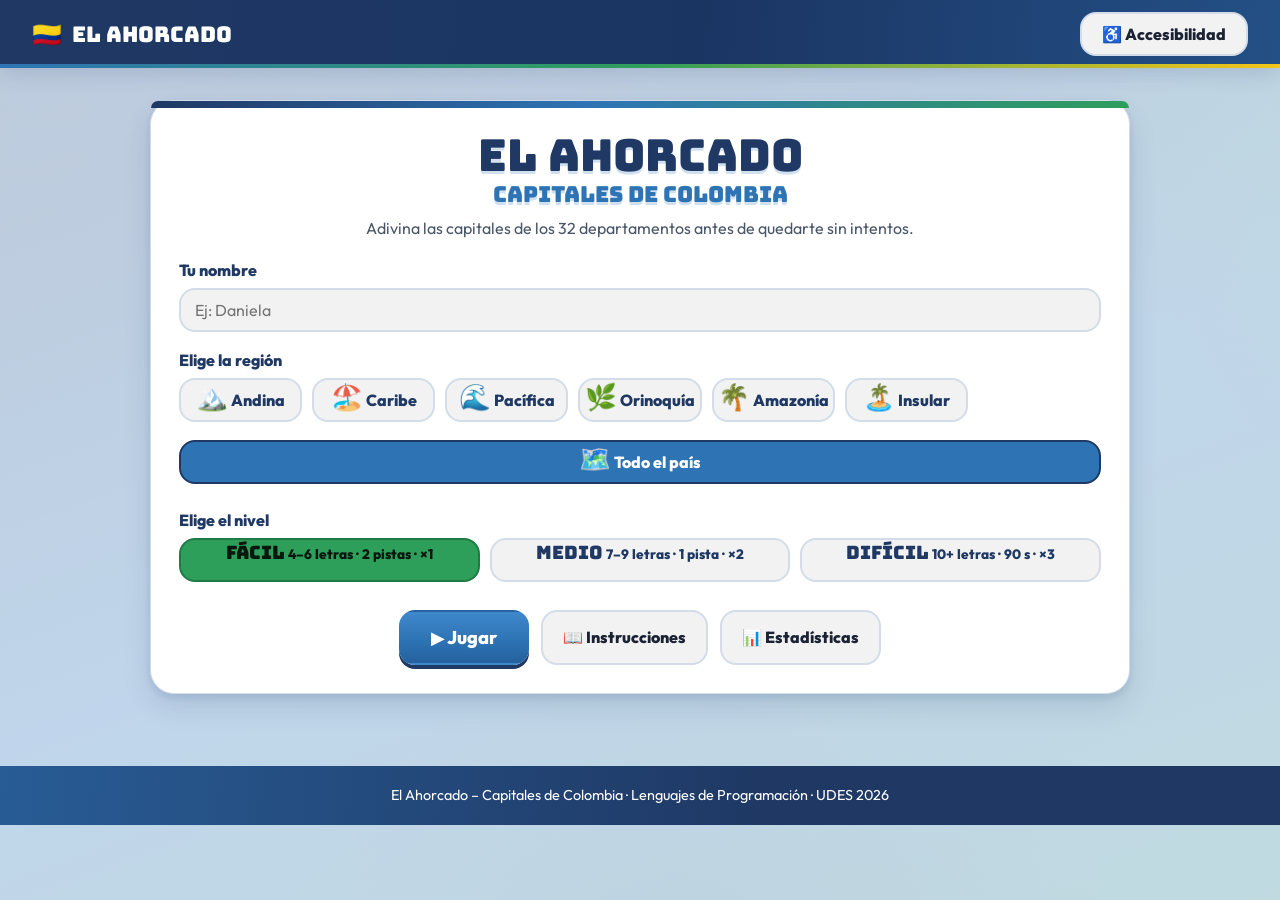
<file: index.html>
<!DOCTYPE html>
<html lang="es">
<head>
  <meta charset="UTF-8">
  <meta name="viewport" content="width=device-width, initial-scale=1.0">
  <meta name="description" content="El Ahorcado – Capitales de Colombia. Juego educativo para adivinar las capitales de los departamentos de Colombia.">
  <title>El Ahorcado – Capitales de Colombia</title>
  <!-- Tipografías: Fredoka para títulos, Nunito para el cuerpo -->
  <link rel="preconnect" href="https://fonts.googleapis.com">
  <link rel="preconnect" href="https://fonts.gstatic.com" crossorigin>
  <link href="https://fonts.googleapis.com/css2?family=Bungee&family=Outfit:wght@400;600;700;800&display=swap" rel="stylesheet">
  <link rel="stylesheet" href="css/styles.css">
  <link rel="stylesheet" href="css/responsive.css">
</head>
<body data-tema="claro">

  <!-- Enlace para saltar al contenido (accesibilidad, teclado) -->
  <a class="enlace-saltar" href="#contenido">Saltar al contenido</a>

  <!-- ===== ENCABEZADO ===== -->
  <header class="encabezado">
    <div class="encabezado__marca">
      <span class="encabezado__icono" aria-hidden="true">🇨🇴</span>
      <span class="encabezado__nombre">El Ahorcado</span>
    </div>
    <nav class="encabezado__nav" aria-label="Navegación principal">
      <button type="button" class="boton boton--suave" id="boton-accesibilidad" aria-expanded="false" aria-controls="panel-accesibilidad">
        ♿ Accesibilidad
      </button>
    </nav>
  </header>

  <!-- ===== CONTENIDO PRINCIPAL ===== -->
  <main id="contenido" tabindex="-1">

    <!-- ---------- VISTA 1: MENÚ PRINCIPAL ---------- -->
    <section class="vista vista--activa" id="vista-menu" aria-labelledby="titulo-menu">
      <div class="tarjeta tarjeta--principal">
        <h1 class="titulo-principal" id="titulo-menu">El Ahorcado <span class="titulo-principal__sub">Capitales de Colombia</span></h1>
        <p class="subtitulo">Adivina las capitales de los 32 departamentos antes de quedarte sin intentos.</p>

        <!-- Nombre del jugador (RF-01) -->
        <div class="campo">
          <label for="campo-nombre">Tu nombre</label>
          <input type="text" id="campo-nombre" maxlength="20" placeholder="Ej: Daniela" autocomplete="off">
        </div>

        <!-- Selector de región con tarjetas visuales -->
        <fieldset class="campo grupo-tarjetas" id="selector-region">
          <legend>Elige la región</legend>
          <label class="tarjeta-region">
            <input type="radio" name="region" value="andina">
            <span class="tarjeta-region__cara" aria-hidden="true">🏔️</span>
            <span class="tarjeta-region__texto">Andina</span>
          </label>
          <label class="tarjeta-region">
            <input type="radio" name="region" value="caribe">
            <span class="tarjeta-region__cara" aria-hidden="true">🏖️</span>
            <span class="tarjeta-region__texto">Caribe</span>
          </label>
          <label class="tarjeta-region">
            <input type="radio" name="region" value="pacifica">
            <span class="tarjeta-region__cara" aria-hidden="true">🌊</span>
            <span class="tarjeta-region__texto">Pacífica</span>
          </label>
          <label class="tarjeta-region">
            <input type="radio" name="region" value="orinoquia">
            <span class="tarjeta-region__cara" aria-hidden="true">🌿</span>
            <span class="tarjeta-region__texto">Orinoquía</span>
          </label>
          <label class="tarjeta-region">
            <input type="radio" name="region" value="amazonia">
            <span class="tarjeta-region__cara" aria-hidden="true">🌴</span>
            <span class="tarjeta-region__texto">Amazonía</span>
          </label>
          <label class="tarjeta-region">
            <input type="radio" name="region" value="insular">
            <span class="tarjeta-region__cara" aria-hidden="true">🏝️</span>
            <span class="tarjeta-region__texto">Insular</span>
          </label>
          <label class="tarjeta-region tarjeta-region--ancho">
            <input type="radio" name="region" value="todo" checked>
            <span class="tarjeta-region__cara" aria-hidden="true">🗺️</span>
            <span class="tarjeta-region__texto">Todo el país</span>
          </label>
        </fieldset>

        <!-- Selector de nivel -->
        <fieldset class="campo grupo-niveles" id="selector-nivel">
          <legend>Elige el nivel</legend>
          <label class="tarjeta-nivel">
            <input type="radio" name="nivel" value="facil" checked>
            <span class="tarjeta-nivel__nombre">Fácil</span>
            <span class="tarjeta-nivel__dato">4–6 letras · 2 pistas · ×1</span>
          </label>
          <label class="tarjeta-nivel">
            <input type="radio" name="nivel" value="medio">
            <span class="tarjeta-nivel__nombre">Medio</span>
            <span class="tarjeta-nivel__dato">7–9 letras · 1 pista · ×2</span>
          </label>
          <label class="tarjeta-nivel">
            <input type="radio" name="nivel" value="dificil">
            <span class="tarjeta-nivel__nombre">Difícil</span>
            <span class="tarjeta-nivel__dato">10+ letras · 90 s · ×3</span>
          </label>
        </fieldset>

        <!-- Mensaje de aviso (combinación sin capitales, etc.) -->
        <p class="mensaje mensaje--aviso" id="mensaje-menu" role="status" hidden></p>

        <!-- Acciones del menú -->
        <div class="acciones-principales">
          <button type="button" class="boton boton--grande boton--primario" id="boton-jugar">▶ Jugar</button>
          <a class="boton boton--suave" href="pages/instrucciones.html">📖 Instrucciones</a>
          <a class="boton boton--suave" href="pages/estadisticas.html">📊 Estadísticas</a>
        </div>
      </div>
    </section>

    <!-- ---------- VISTA 2: JUEGO ---------- -->
    <section class="vista" id="vista-juego" aria-labelledby="titulo-juego" hidden>
      <h1 class="visually-hidden" id="titulo-juego">Partida en curso</h1>

      <div class="tablero">

        <!-- Columna izquierda: dibujo del ahorcado -->
        <div class="tablero__dibujo tarjeta">
          <svg id="svg-ahorcado" class="ahorcado" viewBox="0 0 220 260" role="img" aria-labelledby="ahorcado-titulo ahorcado-desc">
            <title id="ahorcado-titulo">Dibujo del ahorcado</title>
            <desc id="ahorcado-desc">Ahorcado con 0 de 6 errores.</desc>
            <!-- Base y poste (siempre visibles) -->
            <g class="ahorcado__estructura" stroke="currentColor" stroke-width="4" fill="none" stroke-linecap="round">
              <line x1="20" y1="245" x2="140" y2="245"></line>
              <line x1="60" y1="245" x2="60" y2="20"></line>
              <line x1="60" y1="20" x2="160" y2="20"></line>
              <line x1="160" y1="20" x2="160" y2="50"></line>
            </g>
            <!-- Partes que se dibujan progresivamente (pathLength normaliza el trazo) -->
            <g class="ahorcado__partes" stroke="currentColor" stroke-width="4" fill="none" stroke-linecap="round">
              <circle class="ahorcado__parte" data-parte="cabeza" cx="160" cy="72" r="22" pathLength="100"></circle>
              <line class="ahorcado__parte" data-parte="cuerpo" x1="160" y1="94" x2="160" y2="155" pathLength="100"></line>
              <line class="ahorcado__parte" data-parte="brazoIzquierdo" x1="160" y1="110" x2="125" y2="140" pathLength="100"></line>
              <line class="ahorcado__parte" data-parte="brazoDerecho" x1="160" y1="110" x2="195" y2="140" pathLength="100"></line>
              <line class="ahorcado__parte" data-parte="piernaIzquierda" x1="160" y1="155" x2="132" y2="205" pathLength="100"></line>
              <line class="ahorcado__parte" data-parte="piernaDerecha" x1="160" y1="155" x2="188" y2="205" pathLength="100"></line>
            </g>
          </svg>
          <!-- Equivalente visual de los errores (no depende solo del color) -->
          <p class="intentos" id="intentos-texto" aria-hidden="true">Errores: 0/6 ✅</p>
        </div>

        <!-- Columna derecha: estado de la partida -->
        <div class="tablero__estado tarjeta">
          <div class="estado__fila">
            <div class="dato">
              <span class="dato__etiqueta">Jugador</span>
              <span class="dato__valor" id="dato-jugador">—</span>
            </div>
            <div class="dato">
              <span class="dato__etiqueta">Región</span>
              <span class="dato__valor" id="dato-region">—</span>
            </div>
            <div class="dato">
              <span class="dato__etiqueta">Nivel</span>
              <span class="dato__valor" id="dato-nivel">—</span>
            </div>
          </div>

          <div class="estado__fila">
            <div class="dato dato--vidas">
              <span class="dato__etiqueta">Vidas</span>
              <span class="dato__valor" id="dato-vidas" aria-label="6 vidas restantes">❤️❤️❤️❤️❤️❤️</span>
            </div>
            <div class="dato dato--puntaje">
              <span class="dato__etiqueta">Puntaje</span>
              <span class="dato__valor dato__valor--grande" id="dato-puntaje">0</span>
            </div>
            <div class="dato dato--tiempo">
              <span class="dato__etiqueta">Tiempo</span>
              <span class="dato__valor dato__valor--grande" id="dato-tiempo">—</span>
            </div>
          </div>

          <!-- Palabra oculta con guiones -->
          <div class="palabra" id="palabra" aria-label="Palabra oculta"></div>

          <!-- Barra de progreso (letras descubiertas) -->
          <div class="progreso" aria-hidden="true">
            <div class="progreso__barra" id="barra-progreso"></div>
          </div>

          <!-- Acciones durante la partida (RF-14) -->
          <div class="acciones-juego">
            <button type="button" class="boton boton--pista" id="boton-pista">💡 Pista <span id="pista-contador">(2)</span></button>
            <button type="button" class="boton boton--suave" id="boton-reiniciar">🔄 Reiniciar</button>
            <a class="boton boton--suave" href="index.html">🏠 Menú</a>
          </div>
        </div>
      </div>

      <!-- Teclado virtual A–Z + Ñ -->
      <div class="teclado" id="teclado" role="group" aria-label="Teclado virtual de letras"></div>

      <!-- Subtítulo de avisos sonoros y mensajes motivadores -->
      <p class="subtitulo-aviso" id="subtitulo-aviso" aria-hidden="true"></p>
    </section>
  </main>

  <!-- Región aria-live para anunciar el estado del juego -->
  <div class="visually-hidden" id="anuncios" aria-live="polite" aria-atomic="true"></div>

  <!-- ===== VENTANA MODAL DE RESULTADO ===== -->
  <div class="modal-overlay" id="modal-resultado" hidden>
    <div class="modal tarjeta" role="dialog" aria-modal="true" aria-labelledby="modal-titulo">
      <div class="modal__icono" id="modal-icono" aria-hidden="true">🎉</div>
      <h2 class="modal__titulo" id="modal-titulo">¡Ganaste!</h2>
      <p class="modal__palabra" id="modal-palabra"></p>
      <p class="modal__detalle" id="modal-detalle"></p>
      <p class="modal__puntaje">Puntaje final: <strong id="modal-puntaje">0</strong></p>
      <div class="modal__acciones">
        <button type="button" class="boton boton--primario" id="boton-jugar-denuevo">🔄 Jugar de nuevo</button>
        <a class="boton boton--suave" href="index.html">🏠 Volver al menú</a>
      </div>
    </div>
  </div>

  <!-- ===== PANEL DE ACCESIBILIDAD Y CONFIGURACIÓN ===== -->
  <aside class="panel-accesibilidad" id="panel-accesibilidad" aria-label="Panel de accesibilidad y configuración" hidden>
    <div class="panel-accesibilidad__cabecera">
      <h2 class="panel-accesibilidad__titulo">♿ Accesibilidad</h2>
      <button type="button" class="boton boton--icono" id="cerrar-accesibilidad" aria-label="Cerrar panel de accesibilidad">✕</button>
    </div>

    <div class="opcion">
      <label for="opcion-sonido">🔊 Sonido</label>
      <input type="checkbox" id="opcion-sonido" role="switch" checked>
    </div>
    <div class="opcion">
      <label for="opcion-tema">🌗 Tema oscuro</label>
      <input type="checkbox" id="opcion-tema" role="switch">
    </div>
    <div class="opcion">
      <label for="opcion-contraste">⬛ Alto contraste</label>
      <input type="checkbox" id="opcion-contraste" role="switch">
    </div>
    <div class="opcion">
      <label for="opcion-voz">🗣️ Leer estado en voz alta</label>
      <input type="checkbox" id="opcion-voz" role="switch">
    </div>

    <div class="opcion opcion--texto">
      <span id="etiqueta-tamano">🔤 Tamaño del texto</span>
      <div class="control-tamano" role="group" aria-labelledby="etiqueta-tamano">
        <button type="button" class="boton boton--icono" id="texto-menos" aria-label="Reducir el tamaño del texto">A−</button>
        <button type="button" class="boton boton--icono" id="texto-mas" aria-label="Aumentar el tamaño del texto">A+</button>
      </div>
    </div>

    <p class="panel-accesibilidad__nota">Las preferencias se guardan en este navegador.</p>
  </aside>

  <!-- Pie de página -->
  <footer class="pie">
    <p>El Ahorcado – Capitales de Colombia · Lenguajes de Programación · UDES 2026</p>
  </footer>

  <!-- Módulos JavaScript (carga en orden, sin frameworks) -->
  <script src="js/palabras.js"></script>
  <script src="js/almacenamiento.js"></script>
  <script src="js/juego.js"></script>
  <script src="js/ui.js"></script>
  <script src="js/accesibilidad.js"></script>
  <script src="js/app.js"></script>
</body>
</html>
</file>
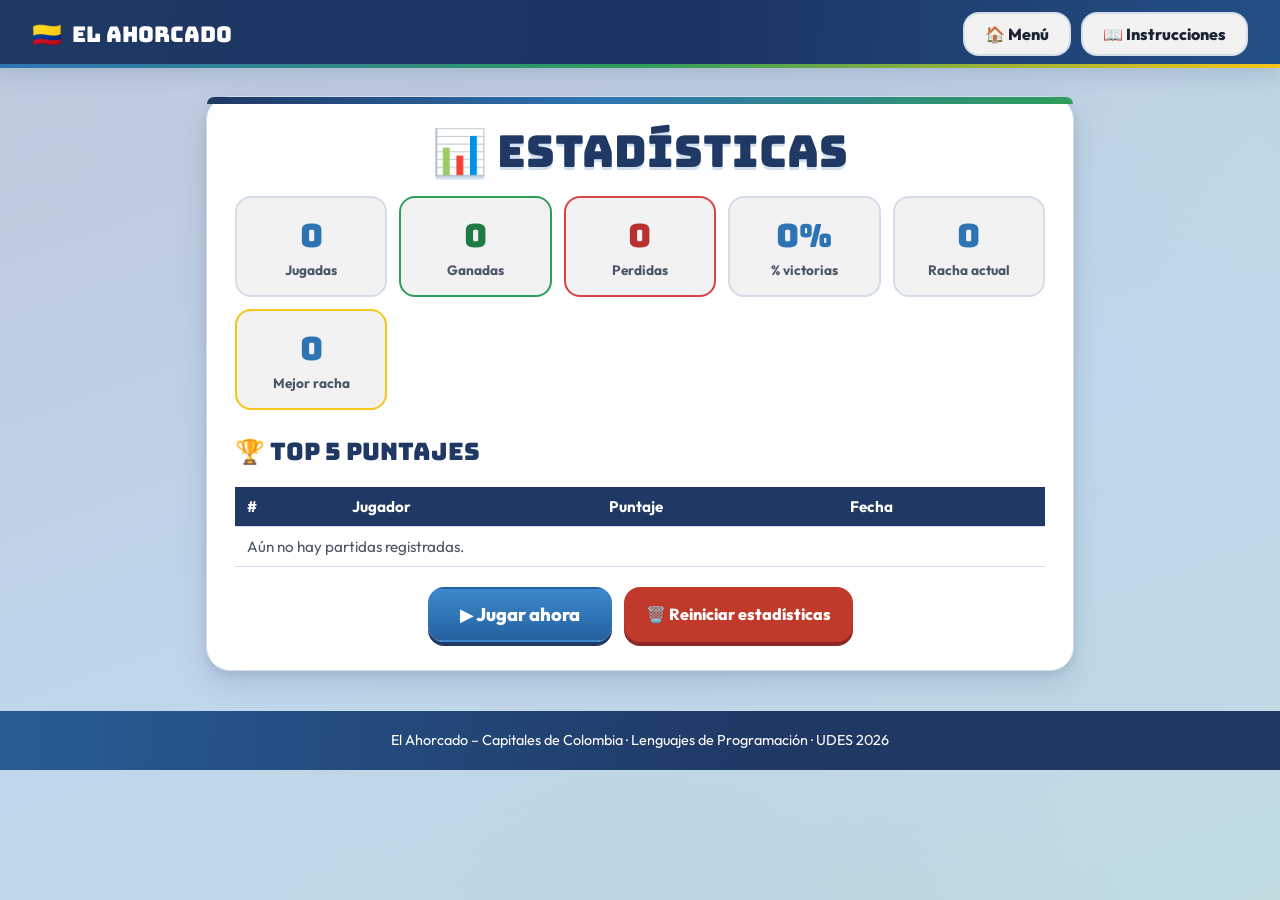
<file: pages/estadisticas.html>
<!DOCTYPE html>
<html lang="es">
<head>
  <meta charset="UTF-8">
  <meta name="viewport" content="width=device-width, initial-scale=1.0">
  <title>Estadísticas – El Ahorcado de las Capitales</title>
  <link rel="preconnect" href="https://fonts.googleapis.com">
  <link rel="preconnect" href="https://fonts.gstatic.com" crossorigin>
  <link href="https://fonts.googleapis.com/css2?family=Bungee&family=Outfit:wght@400;600;700;800&display=swap" rel="stylesheet">
  <link rel="stylesheet" href="../css/styles.css">
  <link rel="stylesheet" href="../css/responsive.css">
</head>
<body data-tema="claro">
  <script>
    // Aplica el tema/contraste/tamaño guardados en "ahorcado_config"
    try {
      var confGuardada = JSON.parse(localStorage.getItem('ahorcado_config') || '{}');
      document.body.dataset.tema = confGuardada.tema === 'oscuro' ? 'oscuro' : 'claro';
      if (confGuardada.altoContraste === true) document.body.classList.add('alto-contraste');
      if (confGuardada.factorTexto) {
        document.documentElement.style.setProperty('--factor-texto', String(confGuardada.factorTexto));
      }
    } catch (error) { /* sin preferencias: se usa el tema claro */ }
  </script>

  <a class="enlace-saltar" href="#contenido">Saltar al contenido</a>

  <header class="encabezado">
    <div class="encabezado__marca">
      <span class="encabezado__icono" aria-hidden="true">🇨🇴</span>
      <span class="encabezado__nombre">El Ahorcado</span>
    </div>
    <nav class="encabezado__nav" aria-label="Navegación principal">
      <a class="boton boton--suave" href="../index.html">🏠 Menú</a>
      <a class="boton boton--suave" href="instrucciones.html">📖 Instrucciones</a>
    </nav>
  </header>

  <main id="contenido" tabindex="-1" class="pagina-contenido">
    <section class="tarjeta tarjeta--principal" aria-labelledby="titulo-estadisticas">
      <h1 class="titulo-principal" id="titulo-estadisticas">📊 Estadísticas</h1>

      <!-- Resumen de partidas -->
      <div class="rejilla-estadisticas" id="rejilla-estadisticas">
        <div class="tarjeta-dato"><span class="tarjeta-dato__valor" id="stat-jugadas">0</span><span class="tarjeta-dato__etiqueta">Jugadas</span></div>
        <div class="tarjeta-dato tarjeta-dato--verde"><span class="tarjeta-dato__valor" id="stat-ganadas">0</span><span class="tarjeta-dato__etiqueta">Ganadas</span></div>
        <div class="tarjeta-dato tarjeta-dato--rojo"><span class="tarjeta-dato__valor" id="stat-perdidas">0</span><span class="tarjeta-dato__etiqueta">Perdidas</span></div>
        <div class="tarjeta-dato"><span class="tarjeta-dato__valor" id="stat-porcentaje">0%</span><span class="tarjeta-dato__etiqueta">% victorias</span></div>
        <div class="tarjeta-dato"><span class="tarjeta-dato__valor" id="stat-racha">0</span><span class="tarjeta-dato__etiqueta">Racha actual</span></div>
        <div class="tarjeta-dato tarjeta-dato--dorado"><span class="tarjeta-dato__valor" id="stat-mejor-racha">0</span><span class="tarjeta-dato__etiqueta">Mejor racha</span></div>
      </div>

      <!-- Ranking top 5 -->
      <h2 class="subtitulo-seccion">🏆 Top 5 puntajes</h2>
      <div class="contenedor-tabla">
        <table class="tabla" id="tabla-ranking">
          <thead>
            <tr><th>#</th><th>Jugador</th><th>Puntaje</th><th>Fecha</th></tr>
          </thead>
          <tbody id="cuerpo-ranking">
            <tr><td colspan="4" class="tabla__vacia">Aún no hay partidas registradas.</td></tr>
          </tbody>
        </table>
      </div>

      <div class="acciones-principales">
        <a class="boton boton--primario boton--grande" href="../index.html">▶ Jugar ahora</a>
        <button type="button" class="boton boton--peligro" id="boton-reiniciar-stats">🗑️ Reiniciar estadísticas</button>
      </div>
    </section>
  </main>

  <footer class="pie">
    <p>El Ahorcado – Capitales de Colombia · Lenguajes de Programación · UDES 2026</p>
  </footer>

  <script src="../js/almacenamiento.js"></script>
  <script src="estadisticas.js"></script>
</body>
</html>
</file>
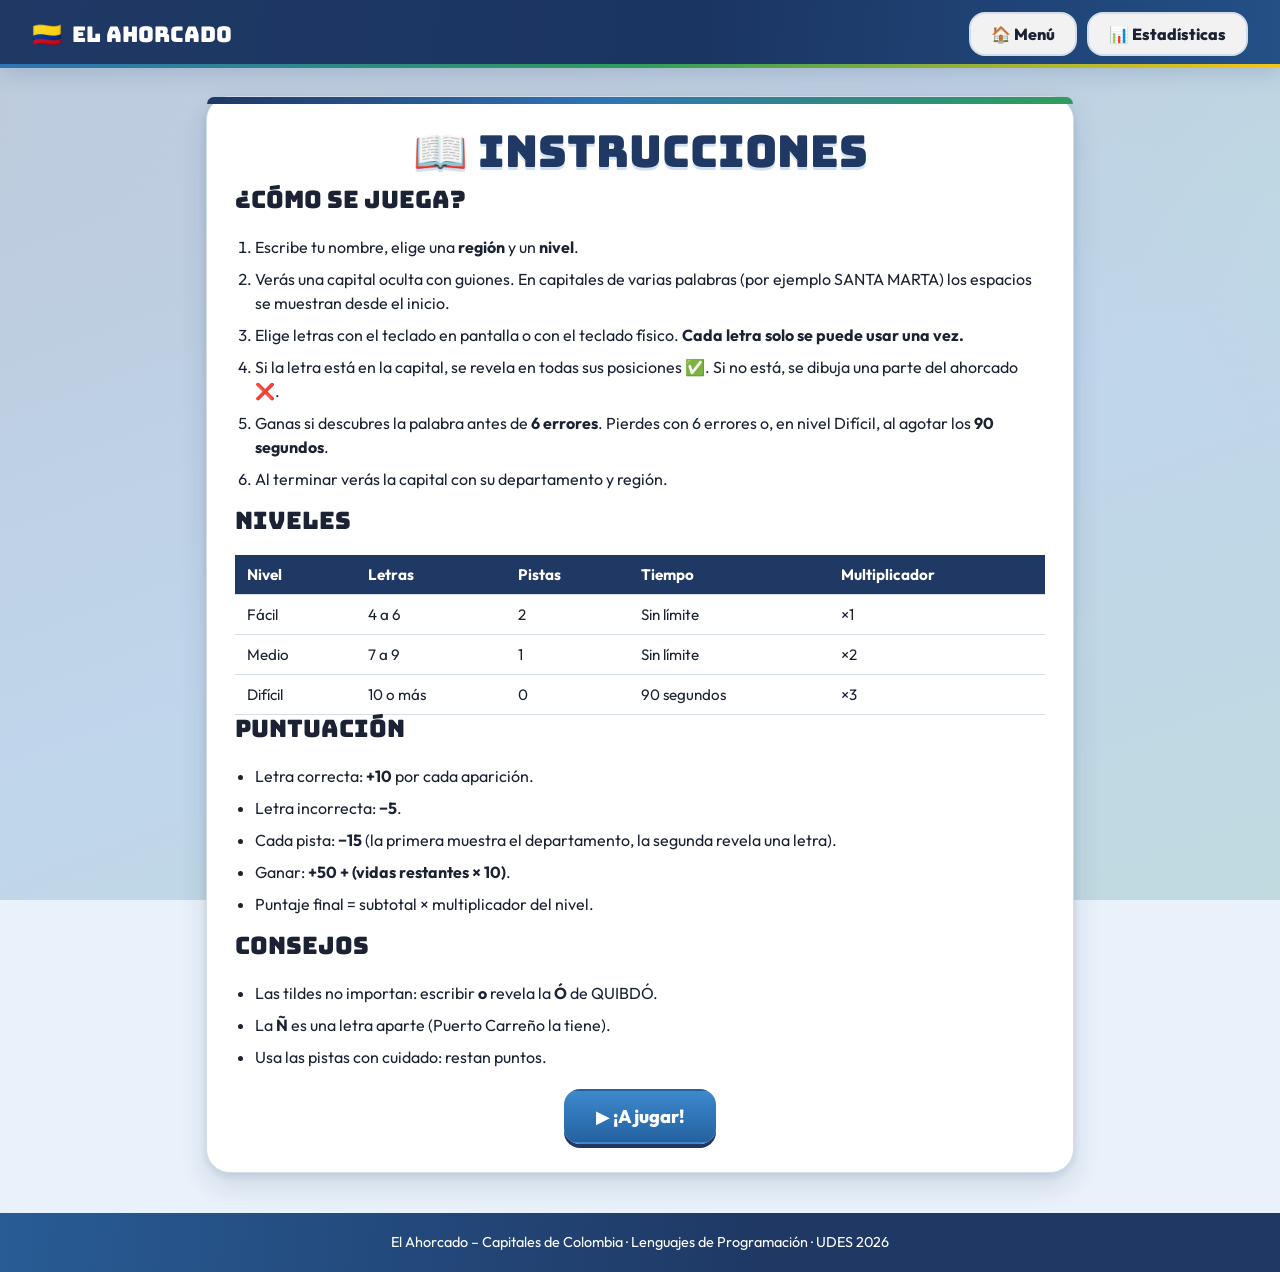
<file: pages/instrucciones.html>
<!DOCTYPE html>
<html lang="es">
<head>
  <meta charset="UTF-8">
  <meta name="viewport" content="width=device-width, initial-scale=1.0">
  <title>Instrucciones – El Ahorcado de las Capitales</title>
  <link rel="preconnect" href="https://fonts.googleapis.com">
  <link rel="preconnect" href="https://fonts.gstatic.com" crossorigin>
  <link href="https://fonts.googleapis.com/css2?family=Bungee&family=Outfit:wght@400;600;700;800&display=swap" rel="stylesheet">
  <link rel="stylesheet" href="../css/styles.css">
  <link rel="stylesheet" href="../css/responsive.css">
</head>
<body data-tema="claro">
  <script>
    // Aplica el tema/contraste/tamaño guardados en "ahorcado_config"
    try {
      var confGuardada = JSON.parse(localStorage.getItem('ahorcado_config') || '{}');
      document.body.dataset.tema = confGuardada.tema === 'oscuro' ? 'oscuro' : 'claro';
      if (confGuardada.altoContraste === true) document.body.classList.add('alto-contraste');
      if (confGuardada.factorTexto) {
        document.documentElement.style.setProperty('--factor-texto', String(confGuardada.factorTexto));
      }
    } catch (error) { /* sin preferencias: se usa el tema claro */ }
  </script>

  <a class="enlace-saltar" href="#contenido">Saltar al contenido</a>

  <header class="encabezado">
    <div class="encabezado__marca">
      <span class="encabezado__icono" aria-hidden="true">🇨🇴</span>
      <span class="encabezado__nombre">El Ahorcado</span>
    </div>
    <nav class="encabezado__nav" aria-label="Navegación principal">
      <a class="boton boton--suave" href="../index.html">🏠 Menú</a>
      <a class="boton boton--suave" href="estadisticas.html">📊 Estadísticas</a>
    </nav>
  </header>

  <main id="contenido" tabindex="-1" class="pagina-contenido">
    <article class="tarjeta tarjeta--principal">
      <h1 class="titulo-principal">📖 Instrucciones</h1>

      <section>
        <h2>¿Cómo se juega?</h2>
        <ol class="lista-instrucciones">
          <li>Escribe tu nombre, elige una <strong>región</strong> y un <strong>nivel</strong>.</li>
          <li>Verás una capital oculta con guiones. En capitales de varias palabras (por ejemplo <em>SANTA MARTA</em>) los espacios se muestran desde el inicio.</li>
          <li>Elige letras con el teclado en pantalla o con el teclado físico. <strong>Cada letra solo se puede usar una vez.</strong></li>
          <li>Si la letra está en la capital, se revela en todas sus posiciones ✅. Si no está, se dibuja una parte del ahorcado ❌.</li>
          <li>Ganas si descubres la palabra antes de <strong>6 errores</strong>. Pierdes con 6 errores o, en nivel Difícil, al agotar los <strong>90 segundos</strong>.</li>
          <li>Al terminar verás la capital con su departamento y región.</li>
        </ol>
      </section>

      <section>
        <h2>Niveles</h2>
        <table class="tabla">
          <thead>
            <tr><th>Nivel</th><th>Letras</th><th>Pistas</th><th>Tiempo</th><th>Multiplicador</th></tr>
          </thead>
          <tbody>
            <tr><td>Fácil</td><td>4 a 6</td><td>2</td><td>Sin límite</td><td>×1</td></tr>
            <tr><td>Medio</td><td>7 a 9</td><td>1</td><td>Sin límite</td><td>×2</td></tr>
            <tr><td>Difícil</td><td>10 o más</td><td>0</td><td>90 segundos</td><td>×3</td></tr>
          </tbody>
        </table>
      </section>

      <section>
        <h2>Puntuación</h2>
        <ul class="lista-instrucciones">
          <li>Letra correcta: <strong>+10</strong> por cada aparición.</li>
          <li>Letra incorrecta: <strong>−5</strong>.</li>
          <li>Cada pista: <strong>−15</strong> (la primera muestra el departamento, la segunda revela una letra).</li>
          <li>Ganar: <strong>+50 + (vidas restantes × 10)</strong>.</li>
          <li>Puntaje final = subtotal × multiplicador del nivel.</li>
        </ul>
      </section>

      <section>
        <h2>Consejos</h2>
        <ul class="lista-instrucciones">
          <li>Las tildes no importan: escribir <strong>o</strong> revela la <strong>Ó</strong> de QUIBDÓ.</li>
          <li>La <strong>Ñ</strong> es una letra aparte (Puerto Carreño la tiene).</li>
          <li>Usa las pistas con cuidado: restan puntos.</li>
        </ul>
      </section>

      <div class="acciones-principales">
        <a class="boton boton--primario boton--grande" href="../index.html">▶ ¡A jugar!</a>
      </div>
    </article>
  </main>

  <footer class="pie">
    <p>El Ahorcado – Capitales de Colombia · Lenguajes de Programación · UDES 2026</p>
  </footer>
</body>
</html>
</file>
<file: css/styles.css>
/* =========================================================
   EL AHORCADO – CAPITALES DE COLOMBIA
   styles.css – Estilos base: paleta, tipografías y componentes
   ========================================================= */

/* ---------- 1. VARIABLES (paleta obligatoria del documento) ----------
   Ratio de contraste verificado (WCAG AA, texto normal ≥ 4.5:1):
   - Blanco  #FFFFFF sobre #1F3864 = 11.6:1 ✓
   - Blanco  #FFFFFF sobre #2E74B5 =  4.9:1 ✓
   - Blanco  #FFFFFF sobre #2E9E5B =  3.4:1 ✗ → texto oscuro encima
   - Blanco  #FFFFFF sobre #D64545 =  4.4:1 ✗ → botón rojo usa #C0392B (5.4:1 ✓)
   - #1F7A43 (verde derivado) sobre #FFFFFF = 5.4:1 ✓ (texto verde)
   - #B93030 (rojo derivado)  sobre #FFFFFF = 6.0:1 ✓ (texto rojo)
   En tema oscuro se derivan tonos a partir de esos mismos colores. */
:root {
  /* Paleta base obligatoria */
  --azul-oscuro: #1F3864;
  --azul: #2E74B5;
  --verde: #2E9E5B;
  --rojo: #D64545;
  --gris-claro: #F2F2F2;

  /* Derivados para texto/botones (cumplen AA) */
  --verde-texto: #1F7A43;
  --rojo-texto: #B93030;
  --rojo-boton: #C0392B;

  /* Tema claro (por defecto) */
  --fondo-pagina: #E9F1FA;
  /* Fondo vivo: capas radiales de la propia paleta sobre el degradado base */
  --fondo-degradado:
    radial-gradient(900px 520px at 8% -12%, rgba(46, 116, 181, 0.45), transparent 62%),
    radial-gradient(760px 480px at 108% 18%, rgba(46, 158, 91, 0.38), transparent 58%),
    radial-gradient(700px 620px at 55% 118%, rgba(31, 56, 100, 0.42), transparent 65%),
    linear-gradient(160deg, #1F3864 0%, #2E74B5 55%, #2E9E5B 140%);
  --superficie: #FFFFFF;
  --superficie-2: var(--gris-claro);
  --texto: #1A2233;
  --texto-suave: #4A5568;
  --texto-sobre-azul: #FFFFFF;
  --borde: #D3DCE8;

  /* Tipografías: Bungee (rotulada, llamativa) para títulos; Outfit (limpia,
     geométrica y contemporánea) para el cuerpo. Fuentes de respaldo en la pila. */
  --fuente-titulo: 'Bungee', 'Arial Black', 'Impact', sans-serif;
  --fuente-cuerpo: 'Outfit', 'Segoe UI', 'Helvetica Neue', Arial, sans-serif;

  /* Escala de texto (la controla el botón A+ / A− de accesibilidad) */
  --factor-texto: 1;

  /* Medidas y efectos */
  --radio: 16px;
  --radio-grande: 24px;
  --sombra: 0 6px 20px rgba(31, 56, 100, 0.15);
  --sombra-fuerte: 0 10px 30px rgba(31, 56, 100, 0.25);
  --transicion: 150ms ease;
  --min-tactil: 44px; /* mínimo táctil obligatorio */
}

/* ---------- 2. TEMA OSCURO (derivado de la misma paleta) ---------- */
body[data-tema="oscuro"] {
  --fondo-pagina: #101C33;
  --fondo-degradado:
    radial-gradient(900px 520px at 8% -12%, rgba(46, 116, 181, 0.40), transparent 62%),
    radial-gradient(760px 480px at 108% 18%, rgba(46, 158, 91, 0.22), transparent 58%),
    radial-gradient(700px 620px at 55% 118%, rgba(31, 56, 100, 0.55), transparent 65%),
    linear-gradient(160deg, #0C1629 0%, #1F3864 85%);
  --superficie: #1B2F55;
  --superficie-2: #16274476;
  --texto: #EAF1FB;
  --texto-suave: #B9C6DC;
  --texto-sobre-azul: #FFFFFF;
  --borde: #35507E;
  --sombra: 0 6px 20px rgba(0, 0, 0, 0.4);
  --sombra-fuerte: 0 10px 30px rgba(0, 0, 0, 0.55);
  --fondo-pagina-solido: #101C33;
}

/* ---------- 3. ALTO CONTRASTE (opción del panel de accesibilidad) ---------- */
body.alto-contraste {
  --fondo-pagina: #000000;
  --fondo-degradado: linear-gradient(135deg, #000000, #000000);
  --superficie: #000000;
  --superficie-2: #111111;
  --texto: #FFFFFF;
  --texto-suave: #FFFFFF;
  --azul: #7FC3FF;
  --verde: #4FE38A;
  --rojo: #FF7A7A;
  --verde-texto: #4FE38A;
  --rojo-texto: #FF7A7A;
  --borde: #FFFFFF;
  --sombra: none;
  --sombra-fuerte: none;
}
body.alto-contraste .tarjeta,
body.alto-contraste .boton {
  border-width: 2px;
  border-style: solid;
}

/* ---------- 4. BASE ---------- */
*,
*::before,
*::after {
  box-sizing: border-box;
}

html {
  /* Escala global de texto (A+ / A−) */
  font-size: calc(100% * var(--factor-texto));
  -webkit-text-size-adjust: 100%;
  /* Bungee solo tiene peso 400: evita negritas falsas (faux bold) */
  font-synthesis: none;
}

body {
  margin: 0;
  min-height: 100vh;
  font-family: var(--fuente-cuerpo);
  color: var(--texto);
  background: var(--fondo-pagina);
  background-image: var(--fondo-degradado);
  background-attachment: fixed;
  opacity: 1;
  /* Degradado suave: se superpone un velo claro para que el contenido respire */
  position: relative;
  overflow-x: hidden; /* sin scroll horizontal */
}

body::before {
  content: "";
  position: fixed;
  inset: 0;
  background: var(--fondo-pagina);
  opacity: 0.78;
  z-index: -1;
}

h1, h2, h3 {
  font-family: var(--fuente-titulo);
  line-height: 1.2;
  margin-top: 0;
}

p {
  line-height: 1.6;
}

img, svg {
  max-width: 100%;
}

/* Foco visible y obligatorio en todo lo operable por teclado */
:focus-visible {
  outline: 3px solid var(--azul);
  outline-offset: 3px;
  border-radius: 6px;
}

/* Utilidad oculta pero leída por lectores de pantalla */
.visually-hidden {
  position: absolute !important;
  width: 1px;
  height: 1px;
  padding: 0;
  margin: -1px;
  overflow: hidden;
  clip: rect(0 0 0 0);
  white-space: nowrap;
  border: 0;
}

/* Enlace "saltar al contenido" */
.enlace-saltar {
  position: absolute;
  top: -60px;
  left: 12px;
  z-index: 100;
  background: var(--azul-oscuro);
  color: #FFFFFF;
  padding: 12px 18px;
  border-radius: 0 0 10px 10px;
  font-weight: 700;
  text-decoration: none;
  transition: top var(--transicion);
}
.enlace-saltar:focus {
  top: 0;
}

/* ---------- 5. ENCABEZADO, PIE Y VISTAS ---------- */
.encabezado {
  position: relative;
  display: flex;
  align-items: center;
  justify-content: space-between;
  gap: 12px;
  flex-wrap: wrap;
  padding: 12px clamp(12px, 4vw, 32px);
  background: linear-gradient(95deg, var(--azul-oscuro) 0%, #1B3563 55%, var(--azul) 160%);
  color: #FFFFFF;
  box-shadow: var(--sombra);
}

/* Franja de acento con los colores de la paleta */
.encabezado::after {
  content: "";
  position: absolute;
  left: 0;
  right: 0;
  bottom: 0;
  height: 4px;
  background: linear-gradient(90deg, var(--azul) 0%, var(--verde) 50%, #F5C518 100%);
}

.encabezado__marca {
  display: flex;
  align-items: center;
  gap: 10px;
  font-family: var(--fuente-titulo);
  font-size: 1.35rem;
  font-weight: 700;
}

.encabezado__icono {
  font-size: 1.5rem;
}

.encabezado__nav {
  display: flex;
  gap: 10px;
  flex-wrap: wrap;
}

.pie {
  margin-top: 40px;
  padding: 18px 16px;
  text-align: center;
  background: linear-gradient(95deg, var(--azul) -40%, var(--azul-oscuro) 60%);
  color: #FFFFFF;
  font-size: 0.9rem;
}
.pie p {
  margin: 0;
}

.vista {
  display: none;
  padding: clamp(14px, 3vw, 32px);
}
.vista--activa {
  display: block;
  animation: aparecer 0.35s ease both;
}

.pagina-contenido {
  max-width: 900px;
  margin: 28px auto;
  padding: 0 16px;
}

/* ---------- 6. TARJETAS Y TIPOGRAFÍA ---------- */
.tarjeta {
  background: var(--superficie);
  border: 1px solid var(--borde);
  border-radius: var(--radio-grande);
  box-shadow:
    0 1px 0 rgba(255, 255, 255, 0.65) inset,
    0 12px 28px rgba(31, 56, 100, 0.14),
    0 3px 8px rgba(31, 56, 100, 0.10);
  padding: clamp(16px, 3vw, 28px);
}

.tarjeta--principal {
  max-width: 980px;
  margin: 0 auto;
  position: relative;
}

/* Franja superior con la paleta obligatoria (tarjetas destacadas) */
.tarjeta--principal::before,
.modal::before {
  content: "";
  position: absolute;
  top: 0;
  left: 0;
  right: 0;
  height: 7px;
  border-radius: var(--radio-grande) var(--radio-grande) 0 0;
  background: linear-gradient(90deg, var(--azul-oscuro) 0%, var(--azul) 45%, var(--verde) 100%);
}

.titulo-principal {
  font-size: clamp(1.75rem, 5vw, 2.75rem);
  color: var(--azul-oscuro);
  text-align: center;
  margin-bottom: 8px;
  /* Sombra dura tipo rotulada, coherente con Bungee */
  text-shadow: 0 3px 0 rgba(46, 116, 181, 0.22);
}
body[data-tema="oscuro"] .titulo-principal,
body.alto-contraste .titulo-principal {
  color: #9FC3F5;
}

.titulo-principal__sub {
  display: block;
  font-size: 0.5em;
  color: var(--azul);
}

.subtitulo {
  text-align: center;
  color: var(--texto-suave);
  margin-top: 0;
}

.subtitulo-seccion {
  margin-top: 28px;
  color: var(--azul-oscuro);
}
body[data-tema="oscuro"] .subtitulo-seccion,
body.alto-contraste .subtitulo-seccion {
  color: #9FC3F5;
}

/* ---------- 7. CAMPOS DEL MENÚ ---------- */
.campo {
  margin: 18px 0;
  border: 0;
  padding: 0;
}

.campo > label,
.campo legend {
  display: block;
  font-weight: 800;
  margin-bottom: 8px;
  color: var(--azul-oscuro);
  padding: 0;
}
body[data-tema="oscuro"] .campo > label,
body[data-tema="oscuro"] .campo legend,
body.alto-contraste .campo > label,
body.alto-contraste .campo legend {
  color: #9FC3F5;
}

input[type="text"] {
  width: 100%;
  min-height: var(--min-tactil);
  padding: 10px 14px;
  font-family: var(--fuente-cuerpo);
  font-size: 1rem;
  color: var(--texto);
  background: var(--superficie-2);
  border: 2px solid var(--borde);
  border-radius: var(--radio);
}
input[type="text"]:focus {
  border-color: var(--azul);
}

/* Tarjetas de región (selector tipo mapa visual) */
.grupo-tarjetas {
  display: grid;
  grid-template-columns: repeat(auto-fit, minmax(120px, 1fr));
  gap: 10px;
}

.tarjeta-region {
  position: relative;
  display: flex;
  flex-direction: column;
  align-items: center;
  justify-content: center;
  gap: 6px;
  min-height: var(--min-tactil);
  padding: 12px 8px;
  background: var(--superficie-2);
  border: 2px solid var(--borde);
  border-radius: var(--radio);
  cursor: pointer;
  text-align: center;
  font-weight: 700;
  transition: transform var(--transicion), border-color var(--transicion), background var(--transicion);
}
.tarjeta-region:hover {
  transform: translateY(-3px);
  border-color: var(--azul);
}
.tarjeta-region__cara {
  font-size: 1.6rem;
}
.tarjeta-region input {
  position: absolute;
  opacity: 0;
  pointer-events: none;
}
.tarjeta-region:has(input:checked) {
  background: var(--azul);
  border-color: var(--azul-oscuro);
  color: #FFFFFF;
}
.tarjeta-region:has(input:focus-visible) {
  outline: 3px solid var(--azul);
  outline-offset: 3px;
}
.tarjeta-region--ancho {
  grid-column: 1 / -1;
}

/* Tarjetas de nivel */
.grupo-niveles {
  display: grid;
  grid-template-columns: repeat(auto-fit, minmax(160px, 1fr));
  gap: 10px;
}

.tarjeta-nivel {
  position: relative;
  display: flex;
  flex-direction: column;
  align-items: center;
  gap: 4px;
  min-height: var(--min-tactil);
  padding: 14px 10px;
  background: var(--superficie-2);
  border: 2px solid var(--borde);
  border-radius: var(--radio);
  cursor: pointer;
  text-align: center;
  transition: transform var(--transicion), border-color var(--transicion), background var(--transicion);
}
.tarjeta-nivel:hover {
  transform: translateY(-3px);
  border-color: var(--azul);
}
.tarjeta-nivel input {
  position: absolute;
  opacity: 0;
  pointer-events: none;
}
.tarjeta-nivel:has(input:checked) {
  background: var(--verde);
  border-color: var(--verde-texto);
  color: #08170E; /* texto oscuro sobre verde: 5.2:1 ✓ */
}
.tarjeta-nivel:has(input:focus-visible) {
  outline: 3px solid var(--azul);
  outline-offset: 3px;
}
.tarjeta-nivel__nombre {
  font-family: var(--fuente-titulo);
  font-size: 1.15rem;
  font-weight: 700;
}
.tarjeta-nivel__dato {
  font-size: 0.85rem;
}

/* ---------- 8. BOTONES (mínimo 44 px) ---------- */
.boton {
  display: inline-flex;
  align-items: center;
  justify-content: center;
  gap: 8px;
  min-height: var(--min-tactil);
  min-width: var(--min-tactil);
  padding: 10px 20px;
  font-family: var(--fuente-cuerpo);
  font-size: 1rem;
  font-weight: 800;
  text-decoration: none;
  text-align: center;
  border: 2px solid transparent;
  border-radius: var(--radio);
  cursor: pointer;
  transition: transform var(--transicion), box-shadow var(--transicion), filter var(--transicion);
  user-select: none;
}
.boton:hover {
  transform: translateY(-2px);
  filter: brightness(1.06);
}
.boton:active {
  transform: translateY(1px) scale(0.98);
}

.boton--primario {
  background: linear-gradient(180deg, #3E88CB 0%, var(--azul) 55%, #25619E 100%);
  color: #FFFFFF; /* 4.9:1 ✓ */
  box-shadow: 0 4px 0 var(--azul-oscuro);
}
.boton--primario:active {
  box-shadow: 0 1px 0 var(--azul-oscuro);
}

.boton--grande {
  font-size: 1.15rem;
  padding: 14px 30px;
}

.boton--suave {
  background: var(--superficie-2);
  color: var(--texto);
  border-color: var(--borde);
}

.boton--pista {
  background: #F5C518;
  color: #3A2C00; /* amarillo con texto oscuro: alta proporción de contraste */
  box-shadow: 0 4px 0 #C29C00;
}

.boton--peligro {
  background: var(--rojo-boton);
  color: #FFFFFF; /* 5.4:1 ✓ */
  box-shadow: 0 4px 0 #8E2727;
}

.boton--icono {
  padding: 8px 12px;
  background: var(--superficie-2);
  color: var(--texto);
  border-color: var(--borde);
}

.boton[disabled],
.boton[aria-disabled="true"] {
  opacity: 0.45;
  cursor: not-allowed;
  transform: none;
  filter: none;
}

.acciones-principales,
.acciones-juego {
  display: flex;
  flex-wrap: wrap;
  justify-content: center;
  gap: 12px;
  margin-top: 20px;
}

/* ---------- 9. TABLERO DEL JUEGO ---------- */
.tablero {
  display: grid;
  grid-template-columns: minmax(240px, 340px) 1fr;
  gap: 18px;
  align-items: stretch;
  max-width: 1100px;
  margin: 0 auto;
}

.tablero__dibujo {
  display: flex;
  flex-direction: column;
  align-items: center;
  justify-content: center;
  gap: 8px;
}

.ahorcado {
  width: 100%;
  max-width: 260px;
  color: var(--azul-oscuro);
}
body[data-tema="oscuro"] .ahorcado,
body.alto-contraste .ahorcado {
  color: #9FC3F5;
}

.ahorcado__parte {
  visibility: hidden;
}
.ahorcado__parte--visible {
  visibility: visible;
}

.intentos {
  margin: 0;
  font-weight: 800;
  color: var(--texto-suave);
}

.tablero__estado {
  display: flex;
  flex-direction: column;
  gap: 14px;
}

.estado__fila {
  display: flex;
  flex-wrap: wrap;
  gap: 10px;
  justify-content: space-between;
}

.dato {
  flex: 1 1 120px;
  background: var(--superficie-2);
  border: 1px solid var(--borde);
  border-radius: var(--radio);
  padding: 8px 12px;
  text-align: center;
}
.dato__etiqueta {
  display: block;
  font-size: 0.75rem;
  text-transform: uppercase;
  letter-spacing: 1px;
  color: var(--texto-suave);
}
.dato__valor {
  font-weight: 800;
  font-size: 1.05rem;
}
.dato__valor--grande {
  font-family: var(--fuente-titulo);
  font-size: 1.5rem;
  color: var(--azul);
}
.dato--puntaje .dato__valor--grande {
  color: var(--verde-texto);
}
.dato--tiempo .dato__valor--grande.agotandose {
  color: var(--rojo-texto);
  animation: latido 1s ease-in-out infinite;
}

/* Palabra oculta */
.palabra {
  display: flex;
  flex-wrap: wrap;
  justify-content: center;
  gap: 6px 8px;
  min-height: 64px;
  padding: 10px 6px;
}

.letra {
  display: inline-flex;
  align-items: center;
  justify-content: center;
  min-width: 34px;
  min-height: 46px;
  font-family: var(--fuente-titulo);
  font-size: 1.8rem;
  font-weight: 700;
  color: var(--azul-oscuro);
  border-bottom: 3px solid var(--azul);
}
/* Solo la letra recién descubierta se anima (no toda la palabra) */
.letra--nueva {
  animation: aparecer-letra 0.3s ease both;
}
body[data-tema="oscuro"] .letra,
body.alto-contraste .letra {
  color: #CFE2FA;
}
.letra--espacio {
  min-width: 18px;
  border-bottom: none;
}
.letra--descubierta {
  color: var(--verde-texto);
  border-bottom-color: var(--verde);
  background: rgba(46, 158, 91, 0.12);
  border-radius: 8px;
  padding: 0 6px;
}
body[data-tema="oscuro"] .letra--descubierta {
  color: #6FE6A3;
}
.letra--pista {
  background: rgba(245, 197, 24, 0.25);
  border-radius: 6px;
}

/* Barra de progreso */
.progreso {
  height: 10px;
  background: var(--superficie-2);
  border: 1px solid var(--borde);
  border-radius: 999px;
  overflow: hidden;
}
.progreso__barra {
  height: 100%;
  width: 0%;
  background: linear-gradient(90deg, var(--azul), var(--verde));
  transition: width 300ms ease;
}

/* Subtítulo de avisos (equivalente visual de los sonidos) */
.subtitulo-aviso {
  text-align: center;
  min-height: 28px;
  margin: 14px auto 0;
  max-width: 600px;
  font-weight: 800;
  color: var(--azul-oscuro);
}
body[data-tema="oscuro"] .subtitulo-aviso,
body.alto-contraste .subtitulo-aviso {
  color: #CFE2FA;
}
.subtitulo-aviso--acierto { color: var(--verde-texto); }
.subtitulo-aviso--error { color: var(--rojo-texto); }
body[data-tema="oscuro"] .subtitulo-aviso--acierto { color: #6FE6A3; }
body[data-tema="oscuro"] .subtitulo-aviso--error { color: #FF9B9B; }

/* ---------- 10. TECLADO VIRTUAL ---------- */
.teclado {
  display: flex;
  flex-wrap: wrap;
  justify-content: center;
  gap: 8px;
  max-width: 860px;
  margin: 22px auto 0;
}
.teclado__tecla {
  min-width: var(--min-tactil);
  min-height: var(--min-tactil);
  padding: 6px;
  font-family: var(--fuente-titulo);
  font-size: 1.15rem;
  font-weight: 700;
  color: #FFFFFF;
  background: linear-gradient(180deg, #3E88CB 0%, var(--azul) 55%, #25619E 100%);
  border: 2px solid var(--azul-oscuro);
  border-radius: 12px;
  cursor: pointer;
  box-shadow: 0 3px 0 var(--azul-oscuro);
  transition: transform var(--transicion), background var(--transicion);
}
.teclado__tecla:hover:not(:disabled) {
  transform: translateY(-2px);
  filter: brightness(1.1);
}
.teclado__tecla:disabled {
  cursor: not-allowed;
  opacity: 0.5;
  box-shadow: none;
}
.teclado__tecla--correcta {
  background: var(--verde);
  border-color: var(--verde-texto);
}
.teclado__tecla--error {
  background: var(--rojo-boton);
  border-color: #8E2727;
}
/* Sacudida del teclado cuando falla una letra */
.teclado--sacudido {
  animation: sacudir 0.45s ease;
}

/* Pulso verde al acertar (feedback inmediato) */
.teclado__tecla--pulso {
  animation: destello-verde 0.5s ease-out;
}

/* ---------- Confeti de victoria (CSS/JS puro, sin librerías) ---------- */
.contenedor-confeti {
  position: fixed;
  inset: 0;
  z-index: 65;
  overflow: hidden;
  pointer-events: none;
}
.confeti-pieza {
  position: absolute;
  top: -24px;
  width: 12px;
  height: 18px;
  border-radius: 3px;
  opacity: 0.95;
  animation: confeti-caer linear forwards;
}
@keyframes confeti-caer {
  0% {
    transform: translateY(0) rotate3d(1, 1, 0, 0deg);
    opacity: 1;
  }
  100% {
    transform: translateY(105vh) rotate3d(1, 1, 1, 720deg);
    opacity: 0.2;
  }
}

/* ---------- 11. MODAL DE RESULTADO ---------- */
.modal-overlay {
  position: fixed;
  inset: 0;
  z-index: 60;
  display: flex;
  align-items: center;
  justify-content: center;
  padding: 16px;
  background: rgba(15, 25, 45, 0.75);
  animation: aparecer 0.25s ease both;
}
.modal-overlay[hidden] {
  display: none;
}
.modal {
  position: relative;
  width: min(480px, 100%);
  text-align: center;
  animation: rebotar 0.4s cubic-bezier(0.34, 1.56, 0.64, 1) both;
}
.modal__icono {
  font-size: 3rem;
  animation: rebotar 0.6s ease both;
}
.modal__titulo {
  font-size: 2rem;
  margin: 8px 0;
  color: var(--azul-oscuro);
}
body[data-tema="oscuro"] .modal__titulo { color: #9FC3F5; }
.modal--victoria .modal__titulo { color: var(--verde-texto); }
.modal--derrota .modal__titulo { color: var(--rojo-texto); }
.modal__palabra {
  font-family: var(--fuente-titulo);
  font-size: 1.5rem;
  margin: 6px 0 2px;
}
.modal__detalle {
  color: var(--texto-suave);
  margin: 0 0 8px;
}
.modal__puntaje {
  font-size: 1.15rem;
}
.modal__puntaje strong {
  color: var(--verde-texto);
  font-family: var(--fuente-titulo);
  font-size: 1.6rem;
}
.modal__acciones {
  display: flex;
  flex-wrap: wrap;
  gap: 12px;
  justify-content: center;
  margin-top: 16px;
}

/* ---------- 12. PANEL DE ACCESIBILIDAD ---------- */
.panel-accesibilidad {
  position: fixed;
  top: 0;
  right: 0;
  z-index: 70;
  width: min(340px, 90vw);
  height: 100vh;
  padding: 18px;
  overflow-y: auto;
  background: var(--superficie);
  border-left: 2px solid var(--borde);
  box-shadow: var(--sombra-fuerte);
  animation: deslizar-derecha 0.3s ease both;
}
.panel-accesibilidad[hidden] {
  display: none;
}
.panel-accesibilidad__cabecera {
  display: flex;
  align-items: center;
  justify-content: space-between;
  gap: 10px;
}
.panel-accesibilidad__titulo {
  margin: 0;
  font-size: 1.3rem;
  color: var(--azul-oscuro);
}
body[data-tema="oscuro"] .panel-accesibilidad__titulo { color: #9FC3F5; }
.panel-accesibilidad__nota {
  font-size: 0.85rem;
  color: var(--texto-suave);
}
.opcion {
  display: flex;
  align-items: center;
  justify-content: space-between;
  gap: 12px;
  min-height: var(--min-tactil);
  margin: 14px 0;
  font-weight: 700;
}
.opcion--texto {
  flex-wrap: wrap;
  justify-content: space-between;
}
.opcion input[type="checkbox"] {
  width: 52px;
  height: 28px;
  accent-color: var(--azul);
  cursor: pointer;
}
.control-tamano {
  display: flex;
  gap: 8px;
}

/* ---------- 13. ESTADÍSTICAS ---------- */
.rejilla-estadisticas {
  display: grid;
  grid-template-columns: repeat(auto-fit, minmax(140px, 1fr));
  gap: 12px;
  margin: 18px 0;
}
.tarjeta-dato {
  display: flex;
  flex-direction: column;
  align-items: center;
  gap: 4px;
  padding: 16px 10px;
  background: var(--superficie-2);
  border: 2px solid var(--borde);
  border-radius: var(--radio);
  text-align: center;
}
.tarjeta-dato--verde { border-color: var(--verde); }
.tarjeta-dato--rojo { border-color: var(--rojo); }
.tarjeta-dato--dorado { border-color: #F5C518; }
.tarjeta-dato__valor {
  font-family: var(--fuente-titulo);
  font-size: 2rem;
  font-weight: 700;
  color: var(--azul);
}
.tarjeta-dato--verde .tarjeta-dato__valor { color: var(--verde-texto); }
.tarjeta-dato--rojo .tarjeta-dato__valor { color: var(--rojo-texto); }
body[data-tema="oscuro"] .tarjeta-dato__valor { color: #9FC3F5; }
body[data-tema="oscuro"] .tarjeta-dato--verde .tarjeta-dato__valor { color: #6FE6A3; }
body[data-tema="oscuro"] .tarjeta-dato--rojo .tarjeta-dato__valor { color: #FF9B9B; }
.tarjeta-dato__etiqueta {
  font-size: 0.85rem;
  font-weight: 700;
  color: var(--texto-suave);
}

/* ---------- 14. TABLAS ---------- */
.contenedor-tabla {
  overflow-x: auto; /* scroll interno permitido, nunca de la página */
}
.tabla {
  width: 100%;
  border-collapse: collapse;
  font-size: 0.95rem;
}
.tabla th,
.tabla td {
  padding: 10px 12px;
  border-bottom: 1px solid var(--borde);
  text-align: left;
}
.tabla th {
  background: var(--azul-oscuro);
  color: #FFFFFF;
  font-family: var(--fuente-cuerpo);
}
body[data-tema="oscuro"] .tabla th { background: var(--azul); }
.tabla__vacia {
  text-align: center;
  color: var(--texto-suave);
  font-style: italic;
}
.lista-instrucciones {
  padding-left: 20px;
}
.lista-instrucciones li {
  margin-bottom: 8px;
  line-height: 1.5;
}

/* ---------- 15. MENSAJES ---------- */
.mensaje {
  padding: 12px 16px;
  border-radius: var(--radio);
  font-weight: 700;
  text-align: center;
}
.mensaje--aviso {
  background: rgba(245, 197, 24, 0.2);
  border: 2px solid #F5C518;
  color: #5A4500;
}
body[data-tema="oscuro"] .mensaje--aviso { color: #FFE58A; }

/* ---------- 16. ANIMACIONES @keyframes ---------- */
/* Trazo animado del ahorcado (stroke-dashoffset con pathLength=100) */
.ahorcado__parte {
  stroke-dasharray: 100;
  stroke-dashoffset: 0;
}
.ahorcado__parte--visible {
  stroke: var(--rojo);
  stroke-width: 5;
}
.ahorcado__parte--trazar {
  animation: trazar 0.7s ease both;
}

@keyframes trazar {
  from { stroke-dashoffset: 100; }
  to { stroke-dashoffset: 0; }
}

@keyframes aparecer {
  from { opacity: 0; transform: translateY(12px); }
  to { opacity: 1; transform: translateY(0); }
}

@keyframes aparecer-letra {
  from { opacity: 0; transform: translateY(-14px) scale(0.6); }
  60% { transform: translateY(3px) scale(1.08); }
  to { opacity: 1; transform: translateY(0) scale(1); }
}

@keyframes rebotar {
  0% { transform: scale(0.4); opacity: 0; }
  70% { transform: scale(1.08); }
  100% { transform: scale(1); opacity: 1; }
}

@keyframes latido {
  0%, 100% { transform: scale(1); }
  50% { transform: scale(1.12); }
}

@keyframes deslizar-derecha {
  from { transform: translateX(100%); }
  to { transform: translateX(0); }
}

@keyframes sacudir {
  0%, 100% { transform: translateX(0); }
  15% { transform: translateX(-8px); }
  30% { transform: translateX(8px); }
  45% { transform: translateX(-6px); }
  60% { transform: translateX(6px); }
  75% { transform: translateX(-3px); }
  90% { transform: translateX(3px); }
}

@keyframes destello-verde {
  0% { box-shadow: 0 0 0 0 rgba(46, 158, 91, 0.7); }
  100% { box-shadow: 0 0 0 18px rgba(46, 158, 91, 0); }
}

@keyframes subir-puntaje {
  from { transform: translateY(8px); opacity: 0.4; }
  to { transform: translateY(0); opacity: 1; }
}

/* Respeta la preferencia del usuario: sin animaciones fuertes */
@media (prefers-reduced-motion: reduce) {
  *,
  *::before,
  *::after {
    animation-duration: 0.01ms !important;
    animation-iteration-count: 1 !important;
    transition-duration: 0.01ms !important;
    scroll-behavior: auto !important;
  }
}
</file>
<file: css/responsive.css>
/* =========================================================
   EL AHORCADO – CAPITALES DE COLOMBIA
   responsive.css – Media queries de 360 px a escritorio
   Objetivo: sin scroll horizontal en ningún ancho.
   ========================================================= */

/* ---------- Móvil pequeño (base hasta 479 px) ----------
   Ajustes mínimos para 360 px: teclas del teclado y tarjetas. */
@media (max-width: 479px) {
  .encabezado {
    padding: 10px 12px;
  }
  .encabezado__nombre {
    font-size: 1.1rem;
  }

  /* El tablero pasa a una sola columna para no desbordar los 360 px */
  .tablero {
    grid-template-columns: 1fr;
    gap: 12px;
  }
  .tablero__dibujo {
    flex-direction: row;
    justify-content: space-evenly;
  }
  .ahorcado {
    max-width: 150px;
  }

  .teclado {
    gap: 6px;
    margin-top: 16px;
  }
  .teclado__tecla {
    min-width: var(--min-tactil); /* nunca menos de 44 px (táctil) */
    min-height: var(--min-tactil);
    font-size: 1rem;
    padding: 4px 6px;
  }

  .letra {
    min-width: 26px;
    min-height: 40px;
    font-size: 1.45rem;
  }
  .letra--espacio {
    min-width: 12px;
  }

  .grupo-tarjetas {
    grid-template-columns: repeat(2, 1fr);
  }
  .grupo-niveles {
    grid-template-columns: 1fr;
  }

  .estado__fila {
    gap: 8px;
  }
  .dato {
    flex-basis: calc(50% - 8px);
  }
  .dato__valor--grande {
    font-size: 1.25rem;
  }

  .acciones-principales .boton,
  .acciones-juego .boton {
    flex: 1 1 100%; /* botones apilados, fáciles de tocar */
  }
}

/* ---------- Móvil grande (480 – 767 px) ---------- */
@media (min-width: 480px) and (max-width: 767px) {
  .tablero {
    grid-template-columns: 1fr;
  }
  .tablero__dibujo {
    flex-direction: row;
    justify-content: space-evenly;
  }
  .ahorcado {
    max-width: 180px;
  }
  .grupo-tarjetas {
    grid-template-columns: repeat(3, 1fr);
  }
}

/* ---------- Tableta (768 – 1023 px): el tablero pasa a 2 columnas ---------- */
@media (min-width: 768px) and (max-width: 1023px) {
  .tablero {
    grid-template-columns: minmax(220px, 300px) 1fr;
    gap: 14px;
  }
  .ahorcado {
    max-width: 220px;
  }
}

/* ---------- Escritorio pequeño (1024 – 1279 px) ---------- */
@media (min-width: 1024px) and (max-width: 1279px) {
  .tablero {
    grid-template-columns: 320px 1fr;
  }
}

/* ---------- Escritorio (1280 px en adelante) ---------- */
@media (min-width: 1280px) {
  .tablero {
    grid-template-columns: 360px 1fr;
    gap: 24px;
  }
  .teclado {
    gap: 10px;
  }
}

/* ---------- Ajustes de orientación apaisada en móvil/tablet ----------
   (el dibujo ocupa menos alto para no forzar scroll) */
@media (max-height: 560px) and (orientation: landscape) {
  .ahorcado {
    max-width: 150px;
  }
  .vista {
    padding: 10px;
  }
  .palabra {
    min-height: 44px;
  }
}
</file>
